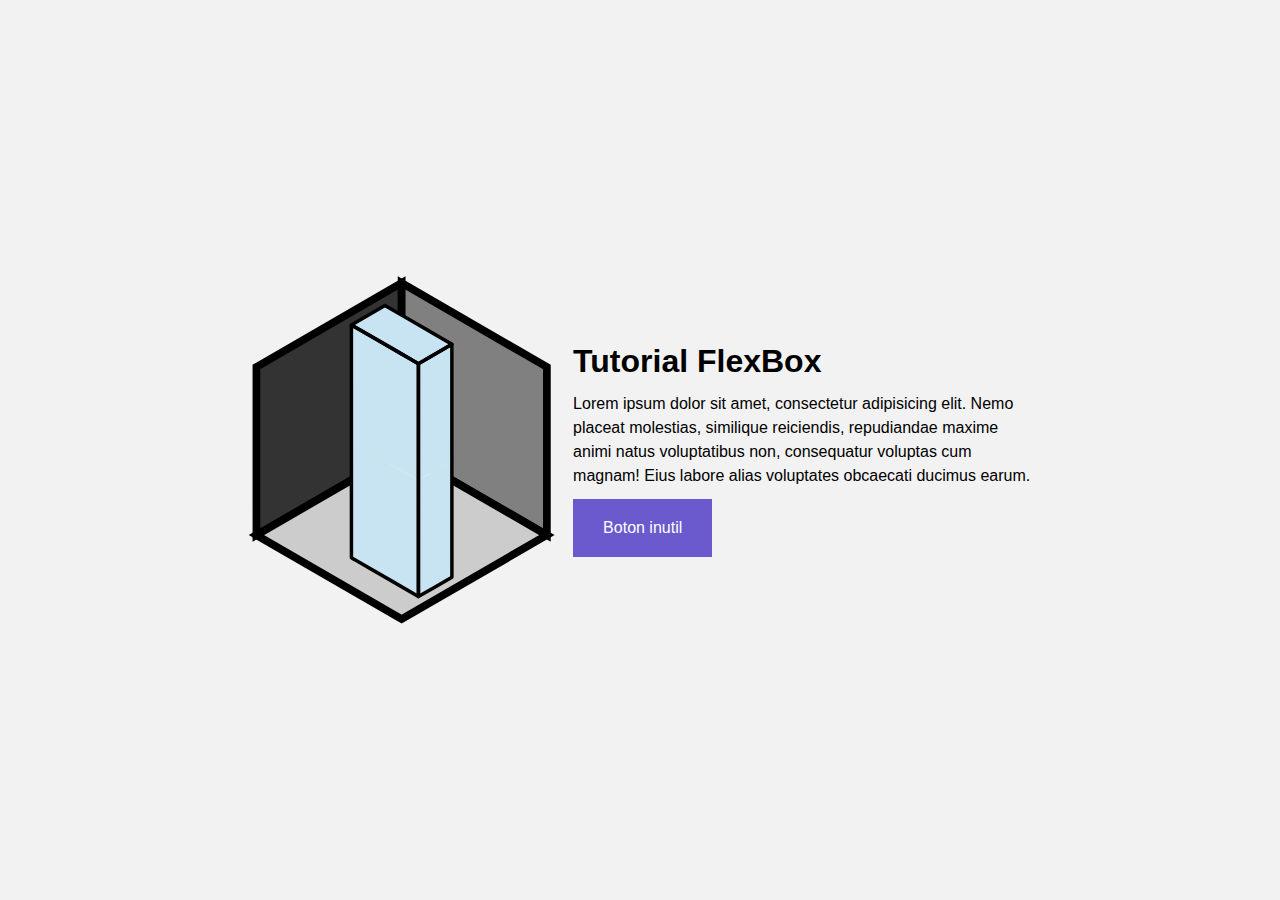
<file: index.html>
<!DOCTYPE html>
<html>
  <head>
    <meta charset="utf-8" />
    <meta http-equiv="X-UA-Compatible" content="IE=edge" />
    <title>Ejercicio Flexbox</title>
    <meta name="viewport" content="width=device-width, initial-scale=1" />

    <link
      rel="stylesheet"
      type="text/css"
      media="screen"
      href="css/styles.css"
    />
  </head>

  <body>
    <main class="contenedor">
      <figure class="contenedor-vector">
        <img src="img/vector.svg" alt="vector" class="vector" />
      </figure>

      <div class="textos">
        <h1 class="titular">Tutorial FlexBox</h1>

        <p class="parrafo">
          Lorem ipsum dolor sit amet, consectetur adipisicing elit. Nemo placeat
          molestias, similique reiciendis, repudiandae maxime animi natus
          voluptatibus non, consequatur voluptas cum magnam! Eius labore alias
          voluptates obcaecati ducimus earum.
        </p>

        <a href="" class="boton">Boton inutil</a>
      </div>
    </main>
  </body>
</html>
</file>
<file: css/styles.css>
* {
  margin: 0;
  padding: 0;
  box-sizing: border-box;
  /*outline: 1px solid red;*/
}

body {
  background: #f2f2f2;
  font-family: sans-serif;
}

.contenedor {
  width: 90%;
  height: 100vh;
  margin: 0 auto;
  overflow: hidden;
  display: flex;
  flex-direction: column;
  justify-content: center;
  align-items: center;
}

.contenedor-vector {
  margin-bottom: 1em;
  display: flex;
  max-height: 55%;
  min-width: 90%;
  justify-content: center;
  align-self: stretch;
}

.vector {
  align-self: self-end;
  display: block;
  width: 90%;
  max-height: 90%;
}

.textos {
  flex-basis: 40%;
}

.parrafo {
  line-height: 1.5;
  font-weight: 300;
  padding: 0.7em 0;
}

.boton {
  display: inline-block;
  color: #fff;
  text-decoration: none;
  background: slateblue;
  padding: 20px 30px;
}

@media screen and (min-width: 850px),
  (max-height: 440px),(orientation: landscape) {
  .contenedor {
    width: 90%;
    height: 100vh;
    margin: 0 auto;
    overflow: hidden;
    display: flex;
    justify-content: center;
    align-items: center;
    flex-direction: row;
  }

  .contenedor-vector {
    max-height: 90%;
    align-self: center;
    margin-bottom: 0;
    margin-right: 1em;

    display: flex;
    max-width: 27%;
    min-width: 27%;
    justify-content: end;
  }

  .vector {
    align-self: center;
    display: block;
    width: 100%;
    max-height: 100%;
    flex-basis: 200px;
  }
}
</file>
